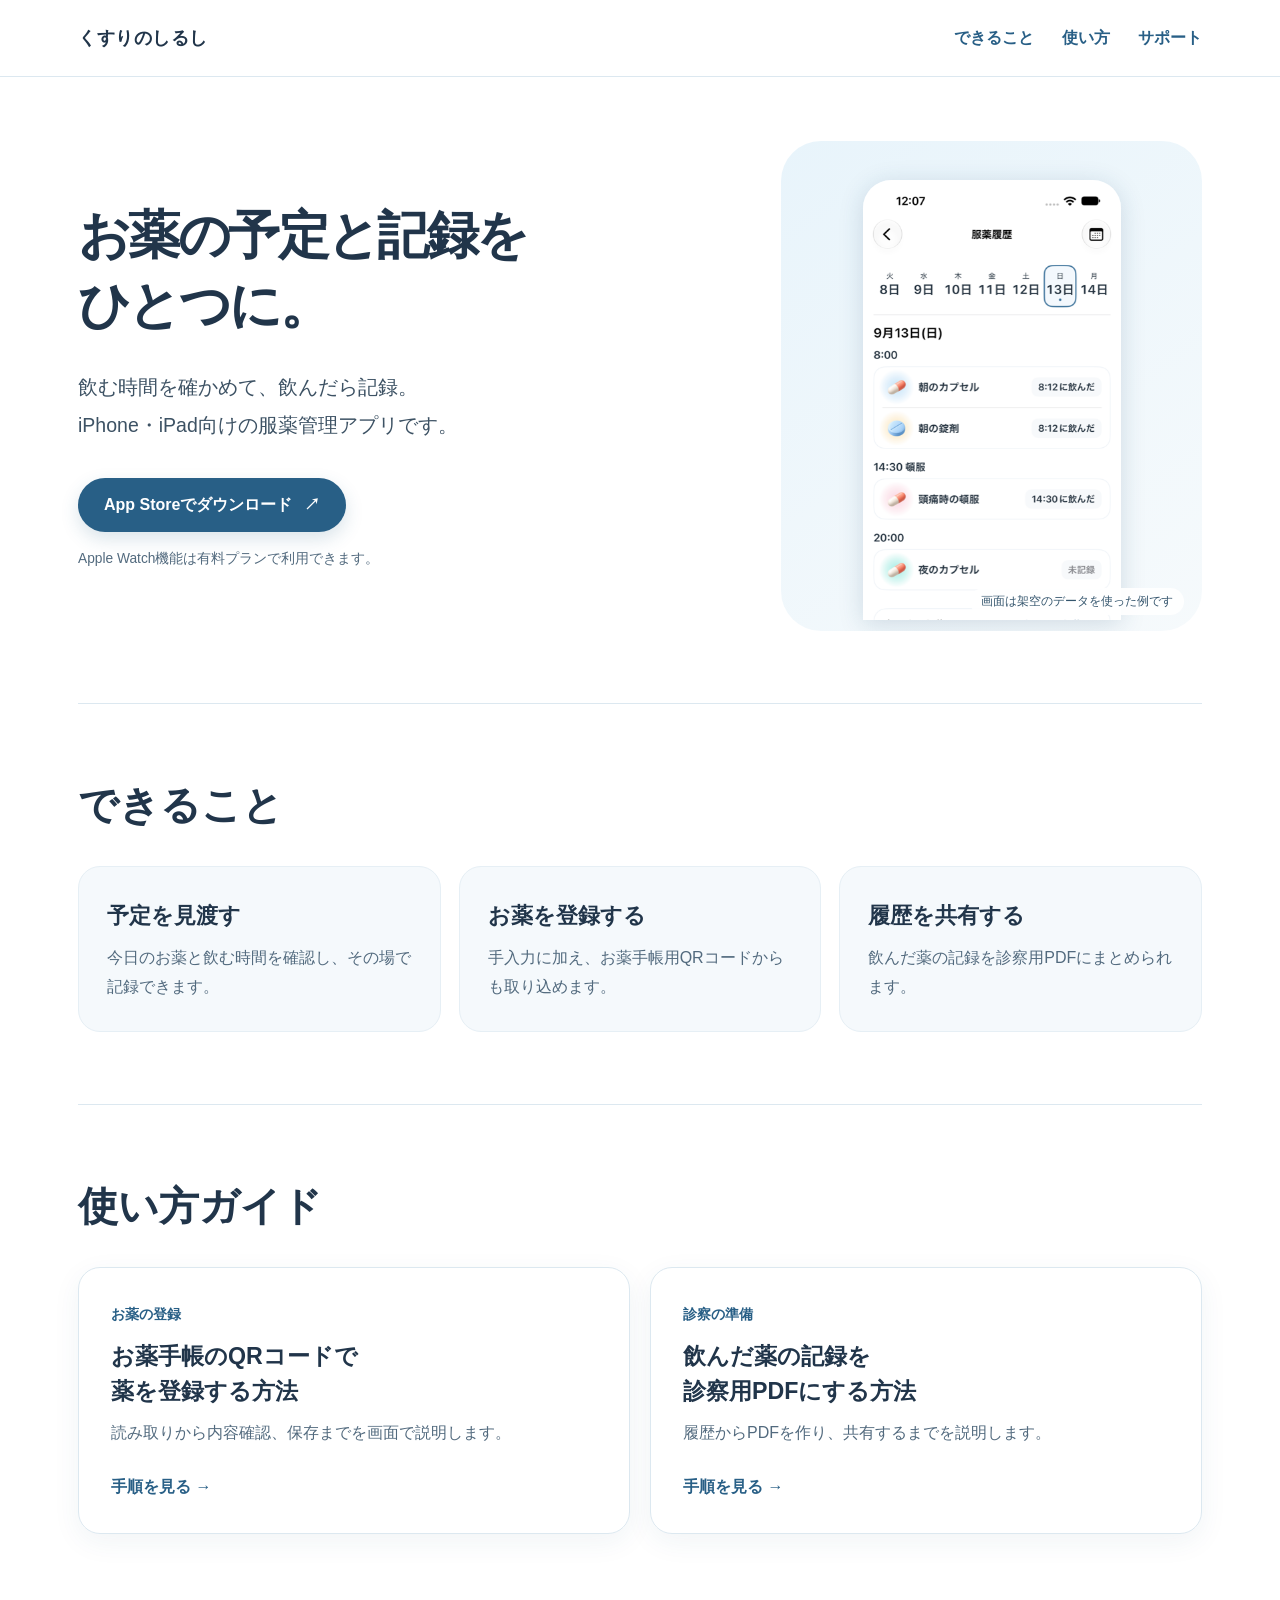
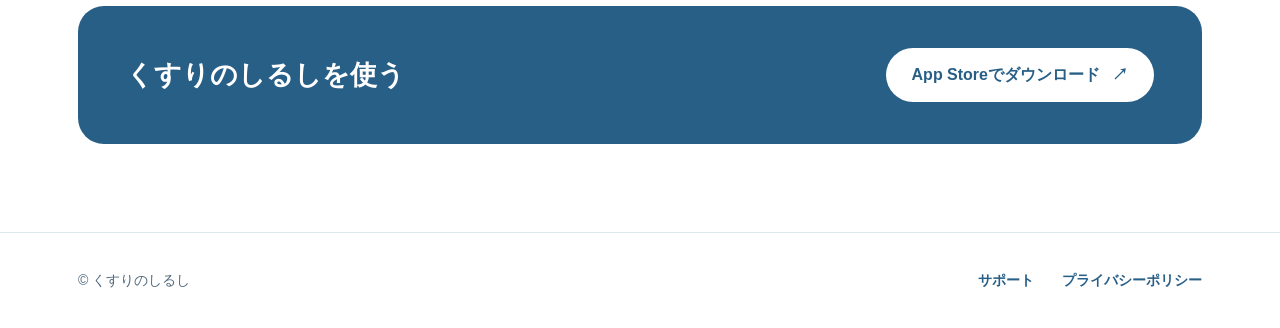
<file: index.html>
<!doctype html>
<html lang="ja">
<head>
  <meta charset="utf-8">
  <meta name="viewport" content="width=device-width, initial-scale=1">
  <meta name="robots" content="index,follow">
  <meta name="description" content="くすりのしるしは、服薬予定・飲んだ記録・残薬をまとめて管理できるiPhoneアプリ。お薬手帳のQRコードからの登録や、診察時に使える服薬記録PDFの共有にも対応。">
  <link rel="canonical" href="https://daikiumehara.github.io/kusuri-no-shirushi-support/">
  <link rel="stylesheet" href="style.css">
  <title>くすりのしるし | お薬の予定と記録を、ひとつに</title>
</head>
<body>
  <a class="skip-link" href="#content">本文へ移動</a>
  <header class="site-header"><div class="header-inner"><a class="brand" href="index.html" aria-current="page">くすりのしるし</a><nav aria-label="サイト内ナビゲーション"><a href="#features">できること</a><a href="#guides">使い方</a><a href="support.html">サポート</a></nav></div></header>
  <main id="content" class="wide-main">
    <section class="hero" aria-labelledby="hero-title">
      <div class="hero-copy"><h1 id="hero-title">お薬の予定と記録を<br>ひとつに。</h1><p class="lead">飲む時間を確かめて、飲んだら記録。<br>iPhone・iPad向けの服薬管理アプリです。</p><a class="button" href="https://apps.apple.com/jp/app/id6816327784?pt=123104295&amp;ct=official-website&amp;mt=8">App Storeでダウンロード <span aria-hidden="true">↗</span></a><p class="fine-print">Apple Watch機能は有料プランで利用できます。</p></div>
      <div class="hero-visual"><img src="assets/history.png" width="386" height="840" alt="くすりのしるしの服薬履歴画面。飲んだ時刻と薬ごとの記録を表示" fetchpriority="high"><span class="visual-caption">画面は架空のデータを使った例です</span></div>
    </section>
    <section id="features" class="section-block" aria-labelledby="features-title"><h2 id="features-title">できること</h2><div class="feature-grid"><article class="feature-card"><h3>予定を見渡す</h3><p>今日のお薬と飲む時間を確認し、その場で記録できます。</p></article><article class="feature-card"><h3>お薬を登録する</h3><p>手入力に加え、お薬手帳用QRコードからも取り込めます。</p></article><article class="feature-card"><h3>履歴を共有する</h3><p>飲んだ薬の記録を診察用PDFにまとめられます。</p></article></div></section>
    <section id="guides" class="section-block" aria-labelledby="guides-title"><h2 id="guides-title">使い方ガイド</h2><div class="guide-grid"><a class="guide-card" href="qr-medication-registration.html"><span class="guide-type">お薬の登録</span><h3>お薬手帳のQRコードで<br>薬を登録する方法</h3><p>読み取りから内容確認、保存までを画面で説明します。</p><span class="text-link">手順を見る <span aria-hidden="true">→</span></span></a><a class="guide-card" href="medication-record-pdf.html"><span class="guide-type">診察の準備</span><h3>飲んだ薬の記録を<br>診察用PDFにする方法</h3><p>履歴からPDFを作り、共有するまでを説明します。</p><span class="text-link">手順を見る <span aria-hidden="true">→</span></span></a></div></section>
    <section class="closing-cta"><h2>くすりのしるしを使う</h2><a class="button button-light" href="https://apps.apple.com/jp/app/id6816327784?pt=123104295&amp;ct=official-website&amp;mt=8">App Storeでダウンロード <span aria-hidden="true">↗</span></a></section>
  </main>
  <footer class="site-footer"><div class="footer-inner"><span>© くすりのしるし</span><nav aria-label="フッターナビゲーション"><a href="support.html">サポート</a><a href="privacy.html">プライバシーポリシー</a></nav></div></footer>
</body>
</html>
</file>
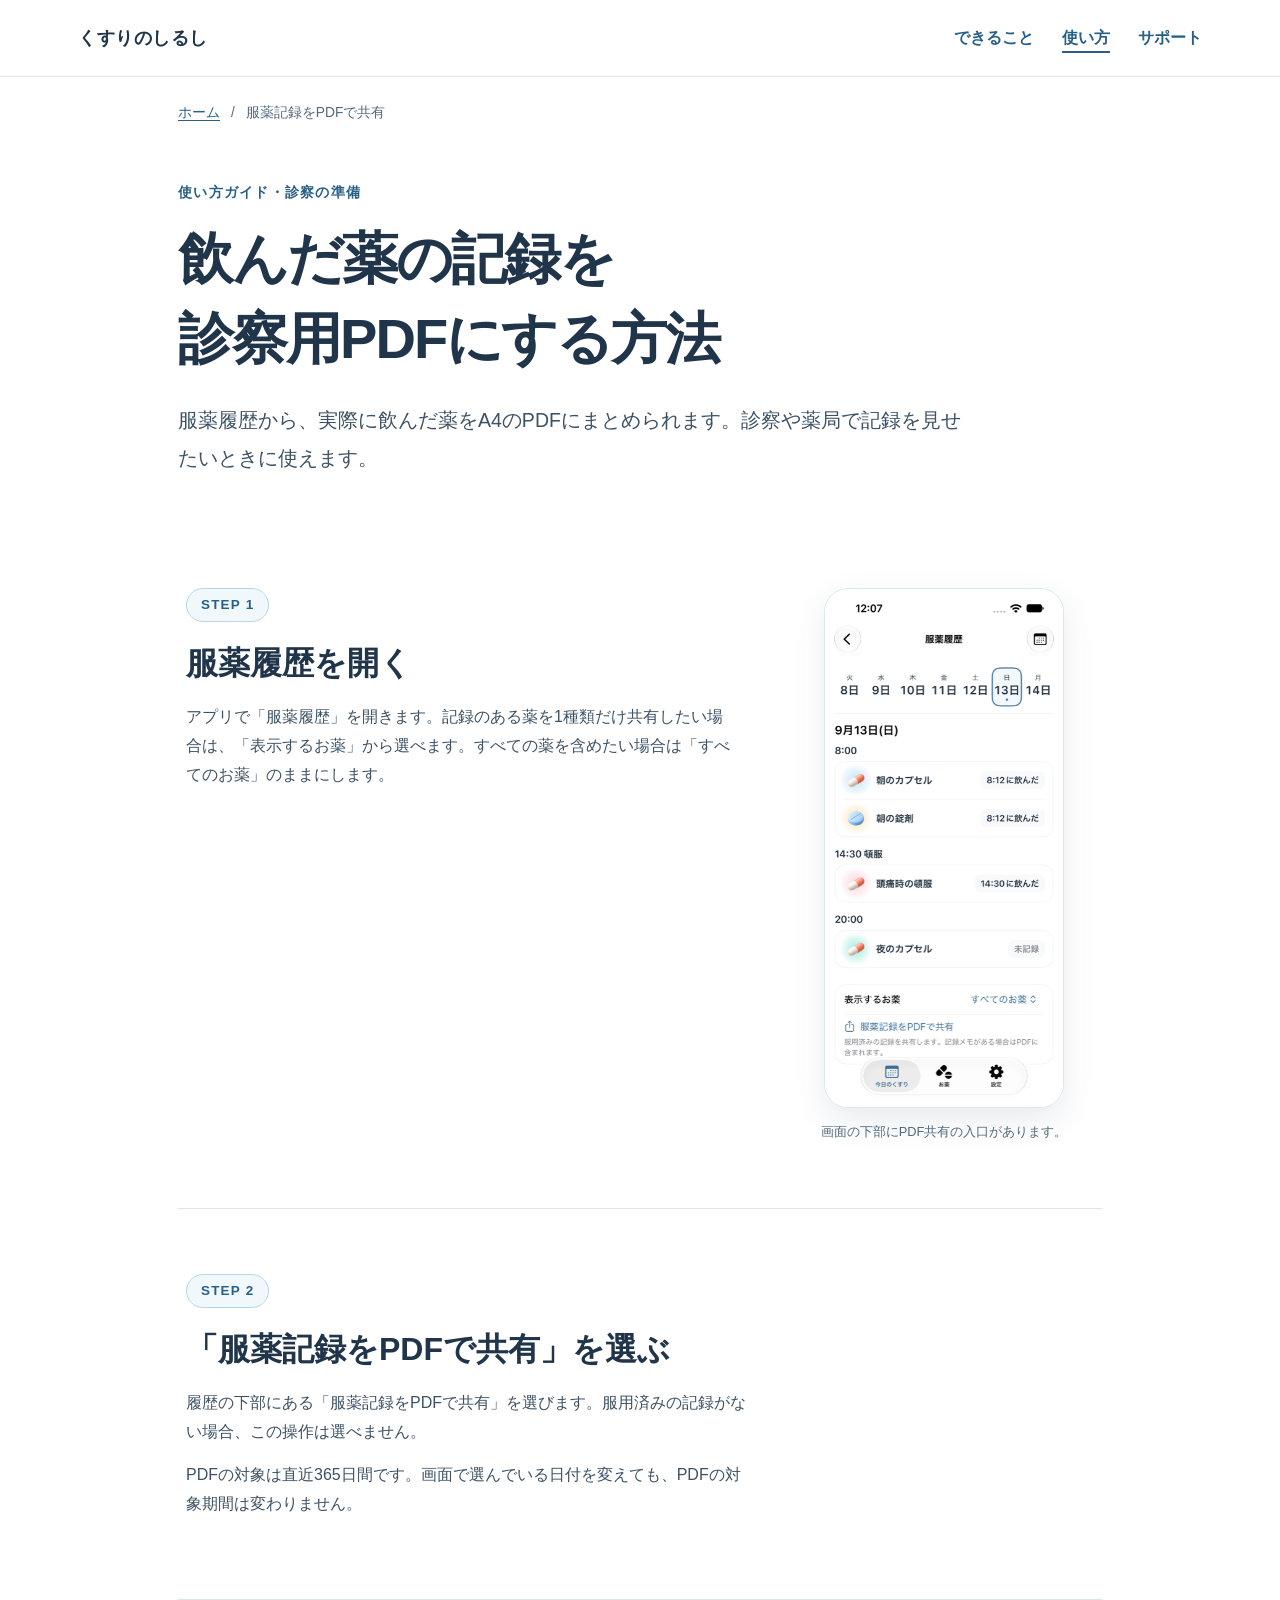
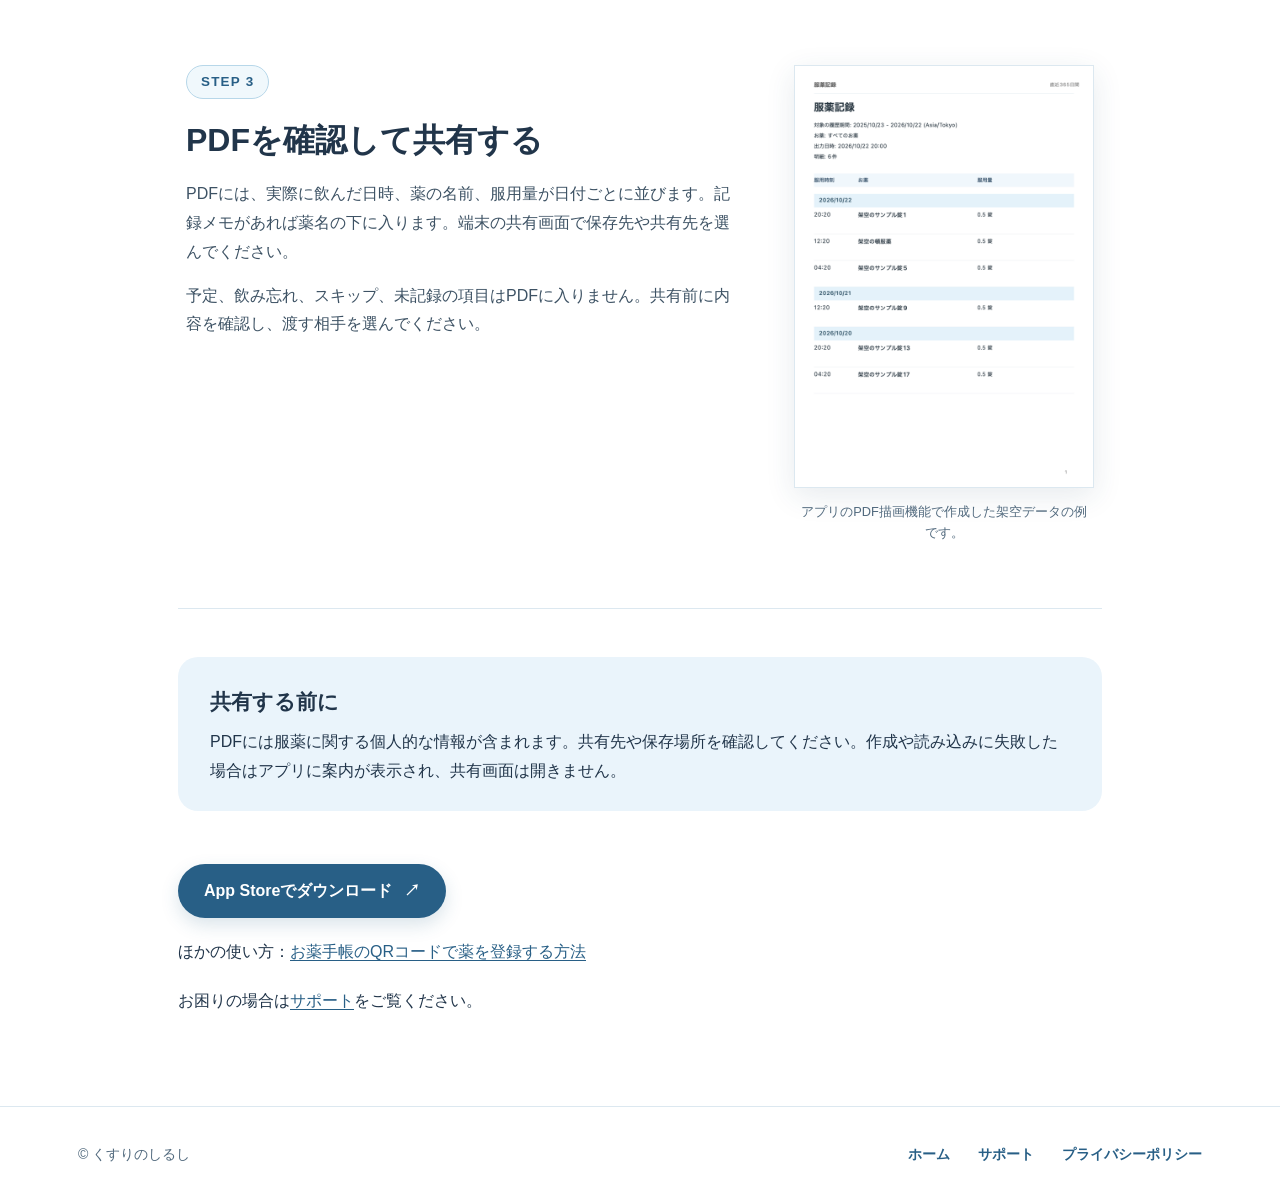
<file: medication-record-pdf.html>
<!doctype html>
<html lang="ja">
<head>
  <meta charset="utf-8">
  <meta name="viewport" content="width=device-width, initial-scale=1">
  <meta name="robots" content="index,follow">
  <meta name="description" content="くすりのしるしで飲んだ薬の記録を診察用PDFにする方法。服薬履歴からPDFを作り、医師や薬剤師に共有するまでを実際の画面で説明します。">
  <link rel="canonical" href="https://daikiumehara.github.io/kusuri-no-shirushi-support/medication-record-pdf.html">
  <link rel="stylesheet" href="style.css">
  <title>飲んだ薬の記録を診察用PDFにする方法 | くすりのしるし</title>
</head>
<body>
  <a class="skip-link" href="#content">本文へ移動</a>
  <header class="site-header"><div class="header-inner"><a class="brand" href="index.html">くすりのしるし</a><nav aria-label="サイト内ナビゲーション"><a href="index.html#features">できること</a><a href="index.html#guides" aria-current="page">使い方</a><a href="support.html">サポート</a></nav></div></header>
  <main id="content" class="article-main">
    <nav class="breadcrumb" aria-label="現在の位置"><a href="index.html">ホーム</a><span aria-hidden="true">/</span><span>服薬記録をPDFで共有</span></nav>
    <header class="article-header"><p class="eyebrow">使い方ガイド・診察の準備</p><h1>飲んだ薬の記録を<br>診察用PDFにする方法</h1><p class="lead">服薬履歴から、実際に飲んだ薬をA4のPDFにまとめられます。診察や薬局で記録を見せたいときに使えます。</p></header>
    <section class="step" aria-labelledby="pdf-step1"><div class="step-copy"><span class="step-label">STEP 1</span><h2 id="pdf-step1">服薬履歴を開く</h2><p>アプリで「服薬履歴」を開きます。記録のある薬を1種類だけ共有したい場合は、「表示するお薬」から選べます。すべての薬を含めたい場合は「すべてのお薬」のままにします。</p></div><figure class="phone-shot"><img src="assets/history.png" width="386" height="840" alt="服薬履歴画面。飲んだ記録、薬の絞り込み、PDF共有ボタンを表示" loading="lazy"><figcaption>画面の下部にPDF共有の入口があります。</figcaption></figure></section>
    <section class="step text-only" aria-labelledby="pdf-step2"><div class="step-copy"><span class="step-label">STEP 2</span><h2 id="pdf-step2">「服薬記録をPDFで共有」を選ぶ</h2><p>履歴の下部にある「服薬記録をPDFで共有」を選びます。服用済みの記録がない場合、この操作は選べません。</p><p>PDFの対象は直近365日間です。画面で選んでいる日付を変えても、PDFの対象期間は変わりません。</p></div></section>
    <section class="step" aria-labelledby="pdf-step3"><div class="step-copy"><span class="step-label">STEP 3</span><h2 id="pdf-step3">PDFを確認して共有する</h2><p>PDFには、実際に飲んだ日時、薬の名前、服用量が日付ごとに並びます。記録メモがあれば薬名の下に入ります。端末の共有画面で保存先や共有先を選んでください。</p><p>予定、飲み忘れ、スキップ、未記録の項目はPDFに入りません。共有前に内容を確認し、渡す相手を選んでください。</p></div><figure class="report-shot"><img src="assets/report.png" width="707" height="1000" alt="服薬記録PDFの出力例。対象期間と、飲んだ日ごとの服用時刻・お薬・服用量を表示" loading="lazy"><figcaption>アプリのPDF描画機能で作成した架空データの例です。</figcaption></figure></section>
    <aside class="article-help"><h2>共有する前に</h2><p>PDFには服薬に関する個人的な情報が含まれます。共有先や保存場所を確認してください。作成や読み込みに失敗した場合はアプリに案内が表示され、共有画面は開きません。</p></aside>
    <div class="article-end"><a class="button" href="https://apps.apple.com/jp/app/id6816327784?pt=123104295&amp;ct=official-website&amp;mt=8">App Storeでダウンロード <span aria-hidden="true">↗</span></a><p>ほかの使い方：<a href="qr-medication-registration.html">お薬手帳のQRコードで薬を登録する方法</a></p><p>お困りの場合は<a href="support.html">サポート</a>をご覧ください。</p></div>
  </main>
  <footer class="site-footer"><div class="footer-inner"><span>© くすりのしるし</span><nav aria-label="フッターナビゲーション"><a href="index.html">ホーム</a><a href="support.html">サポート</a><a href="privacy.html">プライバシーポリシー</a></nav></div></footer>
</body>
</html>
</file>
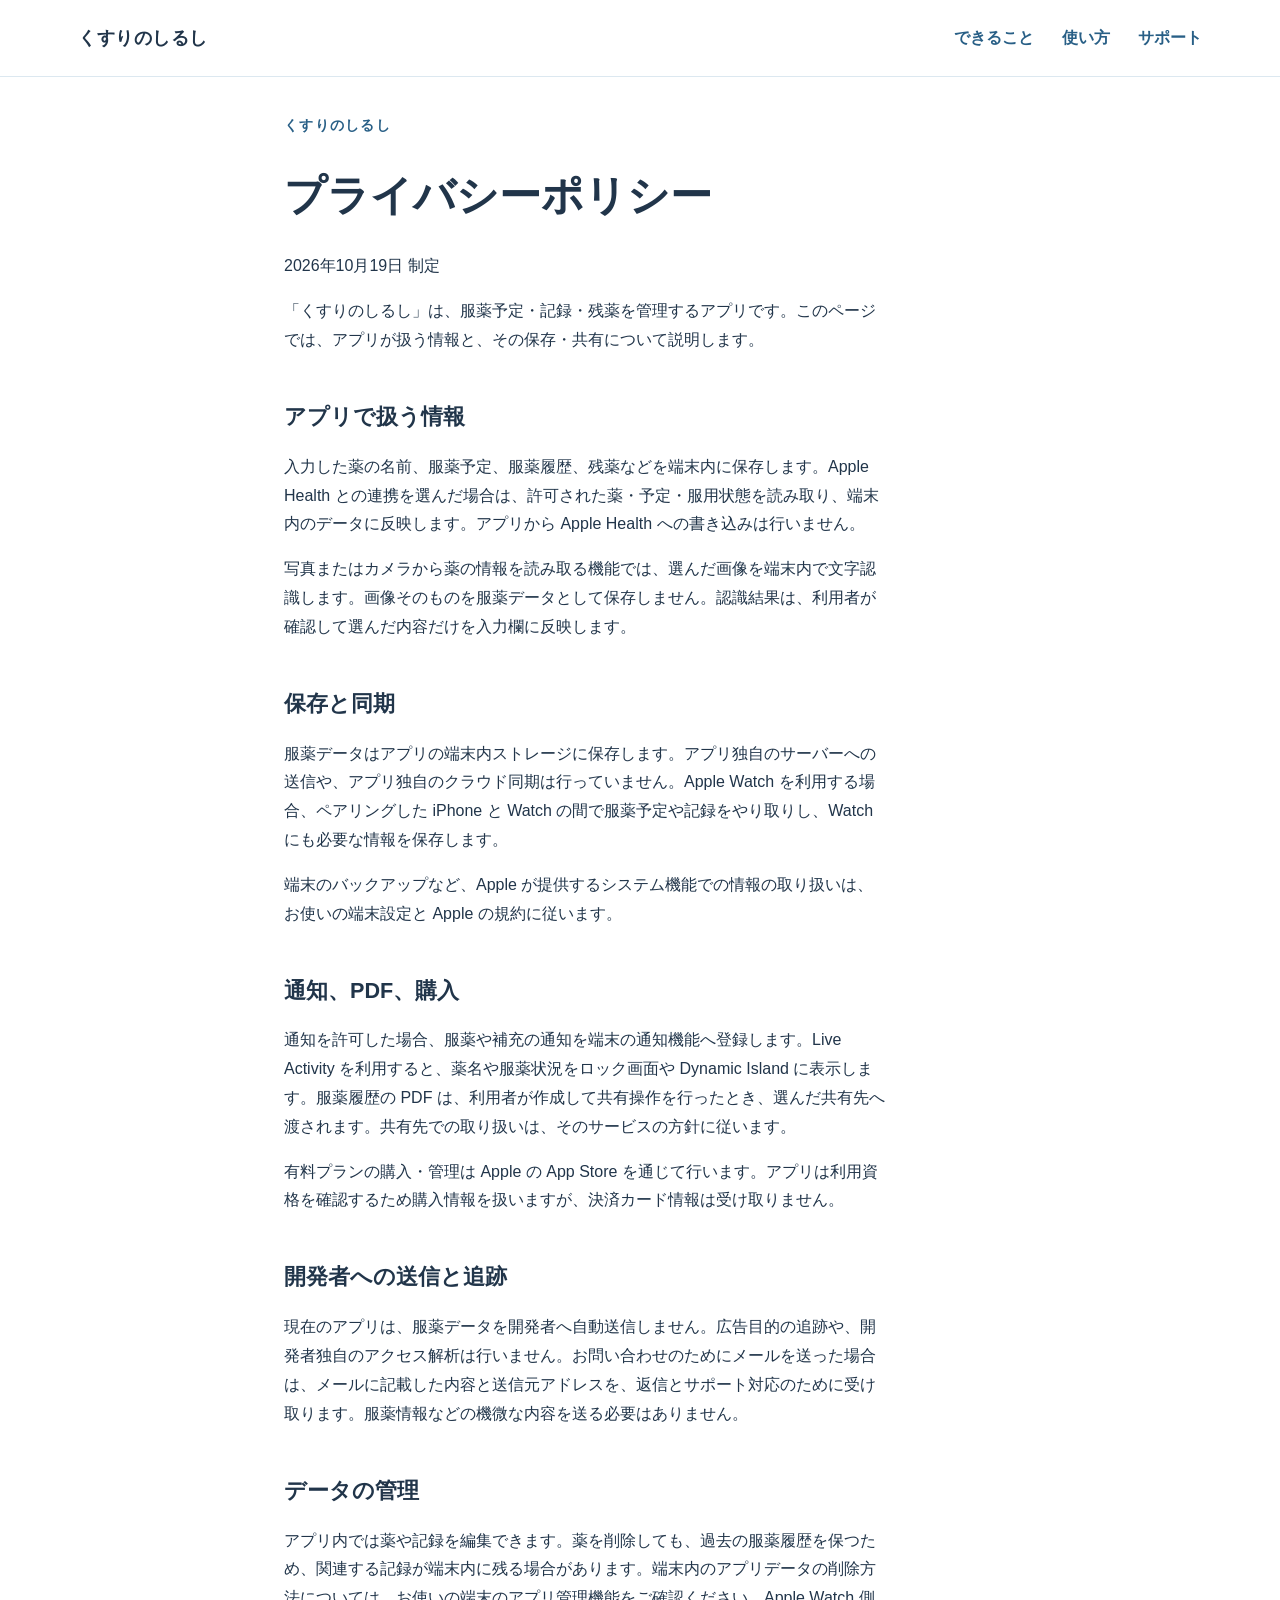
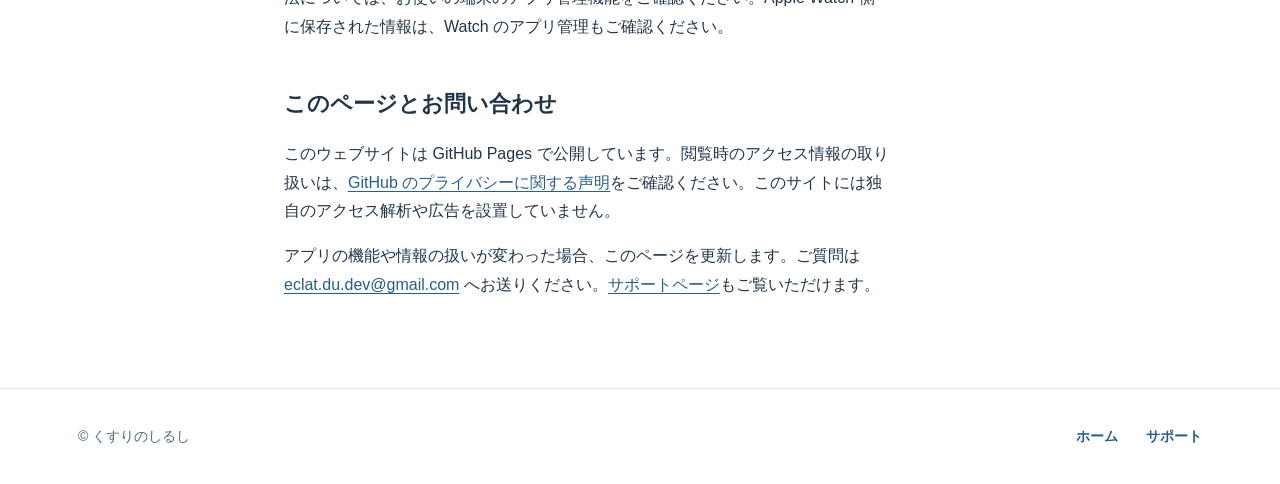
<file: privacy.html>
<!doctype html>
<html lang="ja">
<head>
  <meta charset="utf-8">
  <meta name="viewport" content="width=device-width, initial-scale=1">
  <meta name="robots" content="index,follow">
  <title>プライバシーポリシー | くすりのしるし</title>
  <link rel="stylesheet" href="style.css">
</head>
<body>
  <a class="skip-link" href="#content">本文へ移動</a>
  <header class="site-header"><div class="header-inner"><a class="brand" href="index.html">くすりのしるし</a><nav aria-label="サイト内ナビゲーション"><a href="index.html#features">できること</a><a href="index.html#guides">使い方</a><a href="support.html">サポート</a></nav></div></header>
  <main id="content">
    <p class="eyebrow">くすりのしるし</p>
    <h1>プライバシーポリシー</h1>
    <p><time datetime="2026-10-19">2026年10月19日</time> 制定</p>
    <p>「くすりのしるし」は、服薬予定・記録・残薬を管理するアプリです。このページでは、アプリが扱う情報と、その保存・共有について説明します。</p>

    <h2>アプリで扱う情報</h2>
    <p>入力した薬の名前、服薬予定、服薬履歴、残薬などを端末内に保存します。Apple Health との連携を選んだ場合は、許可された薬・予定・服用状態を読み取り、端末内のデータに反映します。アプリから Apple Health への書き込みは行いません。</p>
    <p>写真またはカメラから薬の情報を読み取る機能では、選んだ画像を端末内で文字認識します。画像そのものを服薬データとして保存しません。認識結果は、利用者が確認して選んだ内容だけを入力欄に反映します。</p>

    <h2>保存と同期</h2>
    <p>服薬データはアプリの端末内ストレージに保存します。アプリ独自のサーバーへの送信や、アプリ独自のクラウド同期は行っていません。Apple Watch を利用する場合、ペアリングした iPhone と Watch の間で服薬予定や記録をやり取りし、Watch にも必要な情報を保存します。</p>
    <p>端末のバックアップなど、Apple が提供するシステム機能での情報の取り扱いは、お使いの端末設定と Apple の規約に従います。</p>

    <h2>通知、PDF、購入</h2>
    <p>通知を許可した場合、服薬や補充の通知を端末の通知機能へ登録します。Live Activity を利用すると、薬名や服薬状況をロック画面や Dynamic Island に表示します。服薬履歴の PDF は、利用者が作成して共有操作を行ったとき、選んだ共有先へ渡されます。共有先での取り扱いは、そのサービスの方針に従います。</p>
    <p>有料プランの購入・管理は Apple の App Store を通じて行います。アプリは利用資格を確認するため購入情報を扱いますが、決済カード情報は受け取りません。</p>

    <h2>開発者への送信と追跡</h2>
    <p>現在のアプリは、服薬データを開発者へ自動送信しません。広告目的の追跡や、開発者独自のアクセス解析は行いません。お問い合わせのためにメールを送った場合は、メールに記載した内容と送信元アドレスを、返信とサポート対応のために受け取ります。服薬情報などの機微な内容を送る必要はありません。</p>

    <h2>データの管理</h2>
    <p>アプリ内では薬や記録を編集できます。薬を削除しても、過去の服薬履歴を保つため、関連する記録が端末内に残る場合があります。端末内のアプリデータの削除方法については、お使いの端末のアプリ管理機能をご確認ください。Apple Watch 側に保存された情報は、Watch のアプリ管理もご確認ください。</p>

    <h2>このページとお問い合わせ</h2>
    <p>このウェブサイトは GitHub Pages で公開しています。閲覧時のアクセス情報の取り扱いは、<a href="https://docs.github.com/ja/site-policy/privacy-policies/github-general-privacy-statement">GitHub のプライバシーに関する声明</a>をご確認ください。このサイトには独自のアクセス解析や広告を設置していません。</p>
    <p>アプリの機能や情報の扱いが変わった場合、このページを更新します。ご質問は <a href="mailto:eclat.du.dev@gmail.com">eclat.du.dev@gmail.com</a> へお送りください。<a href="support.html">サポートページ</a>もご覧いただけます。</p>
  </main>
  <footer class="site-footer"><div class="footer-inner"><span>© くすりのしるし</span><nav aria-label="フッターナビゲーション"><a href="index.html">ホーム</a><a href="support.html">サポート</a></nav></div></footer>
</body>
</html>
</file>
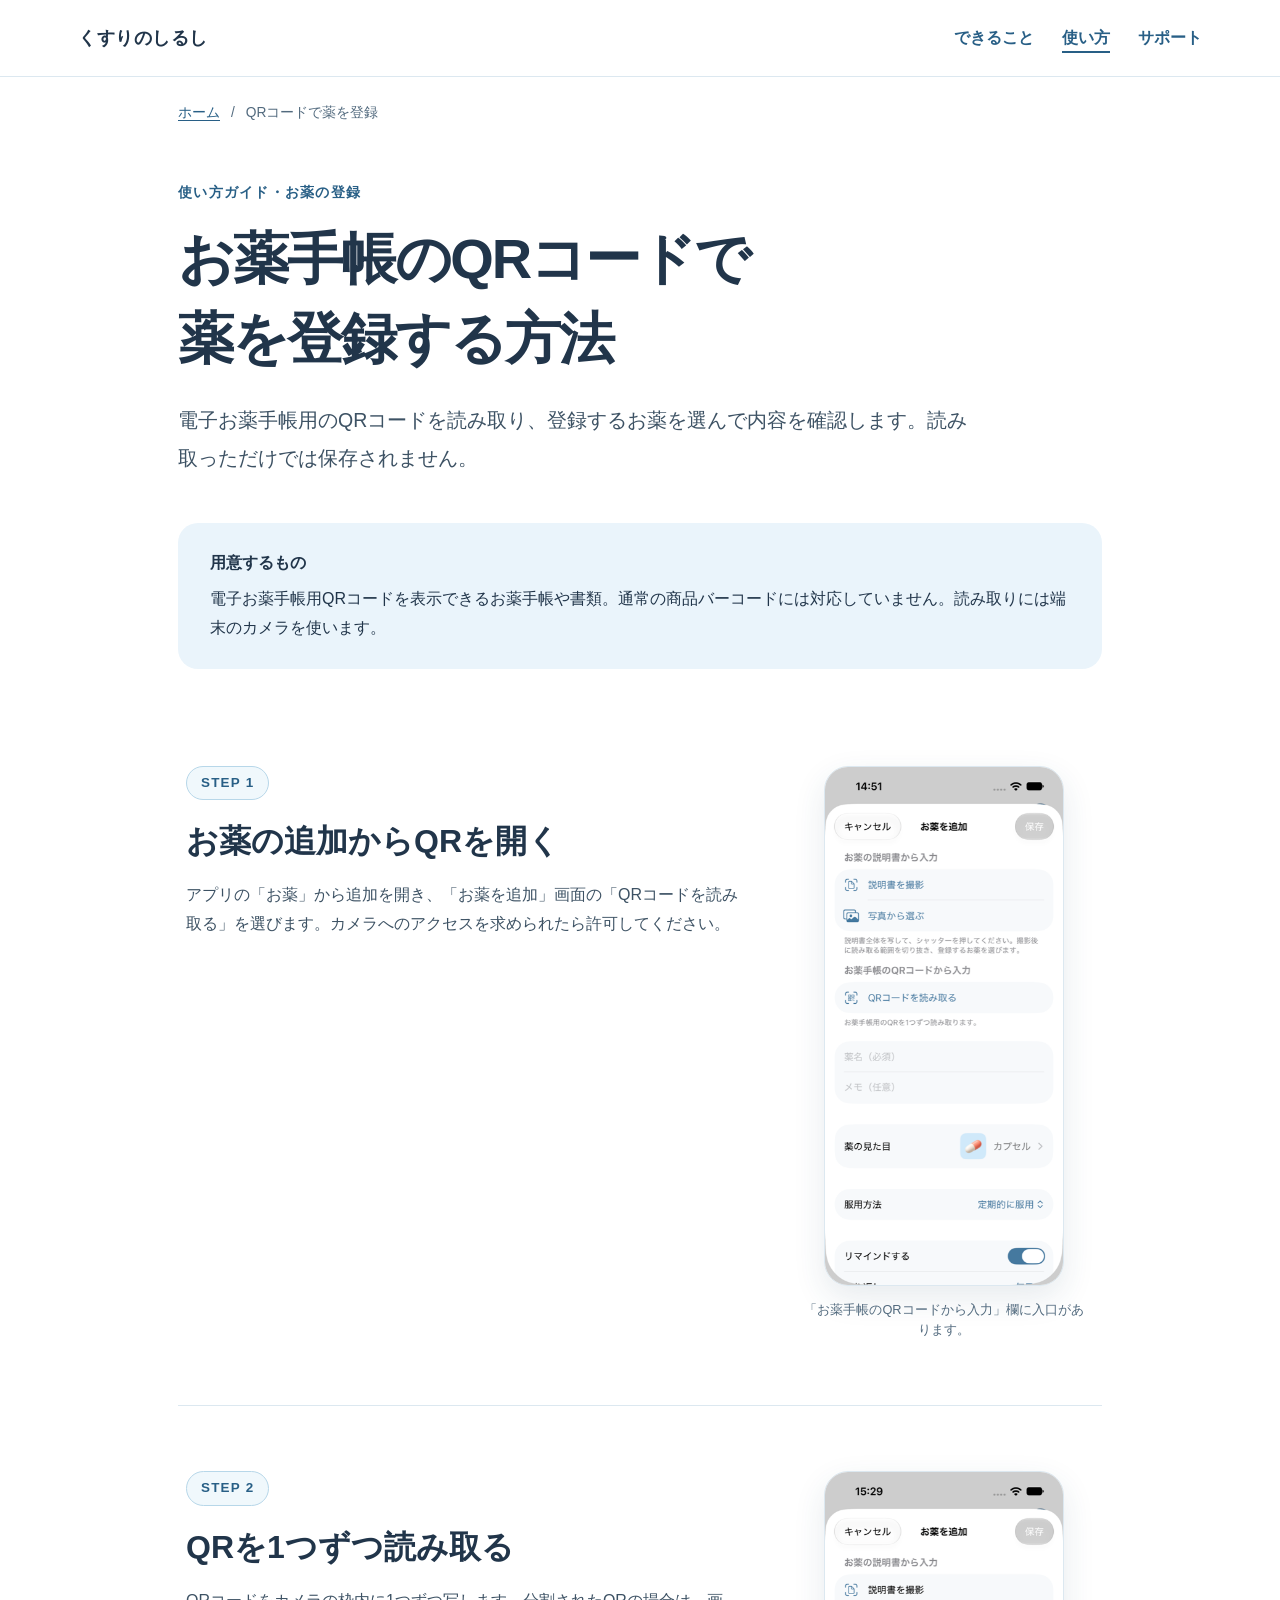
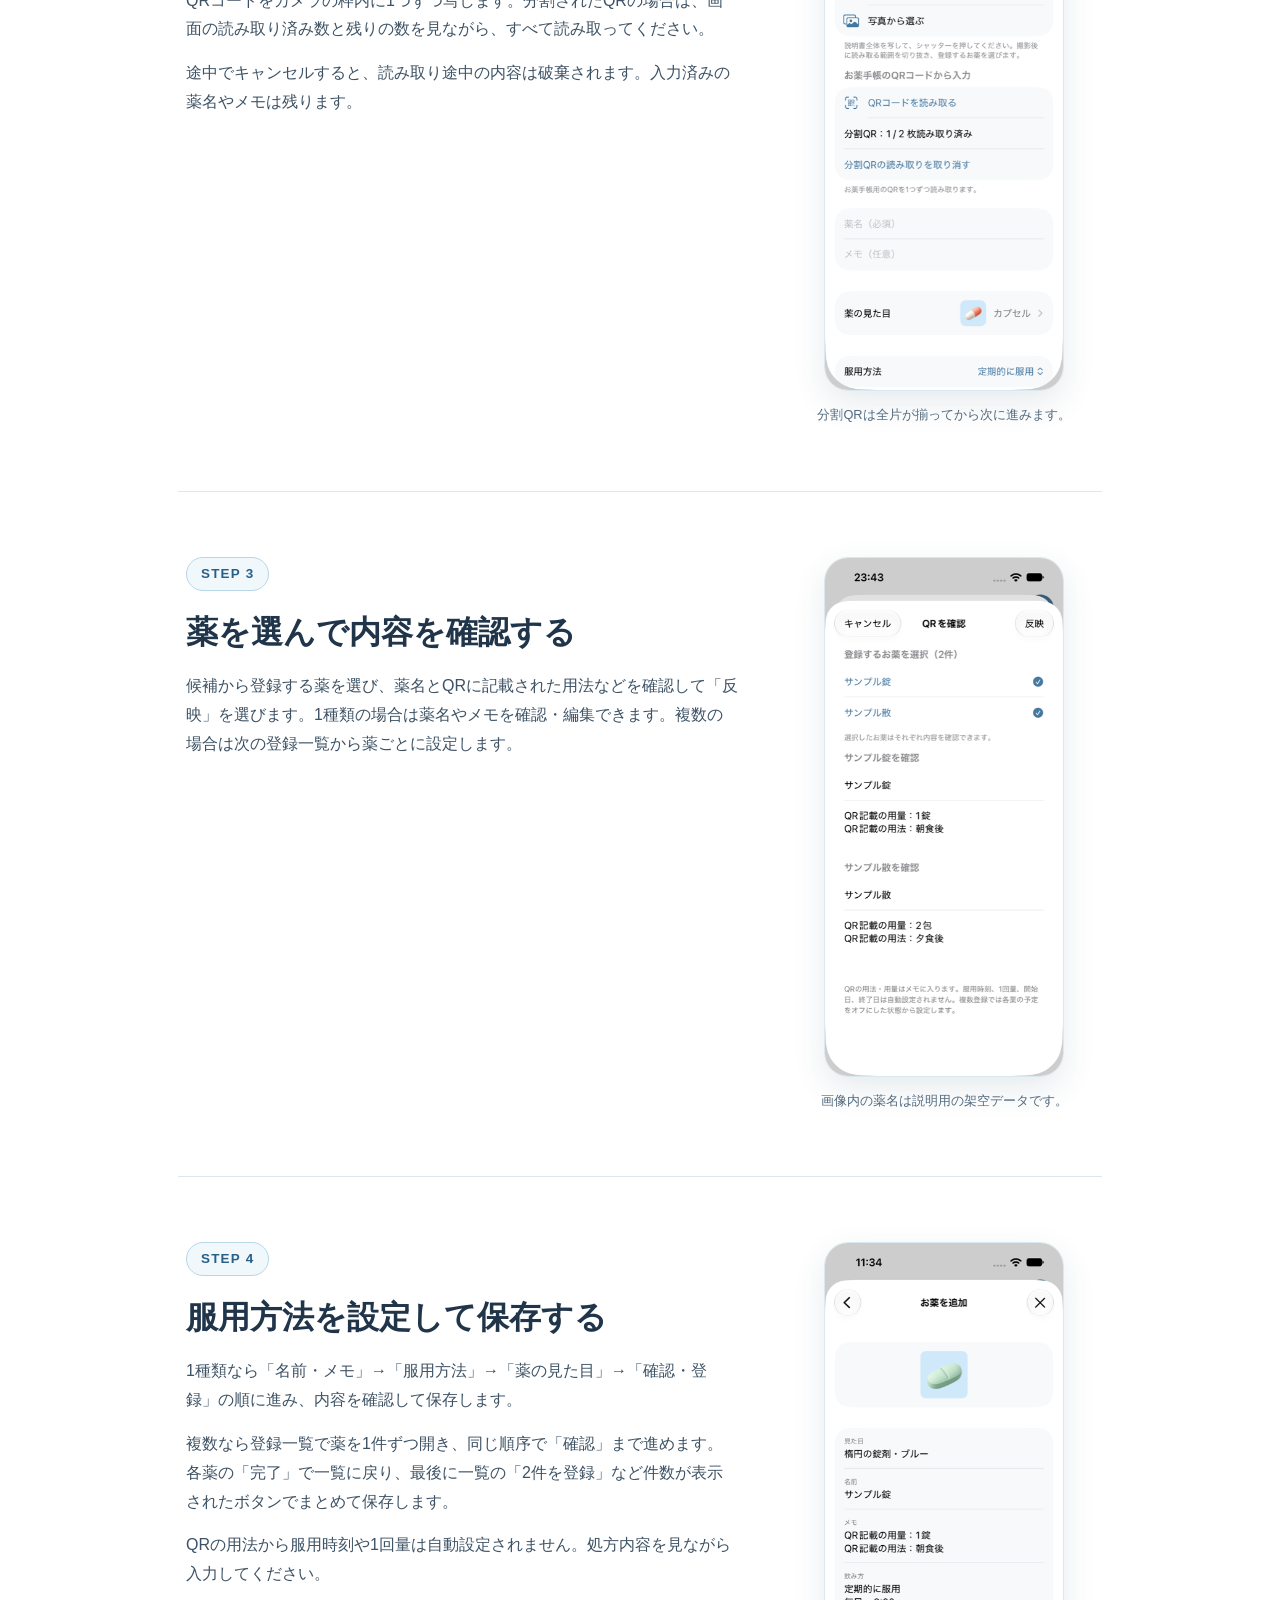
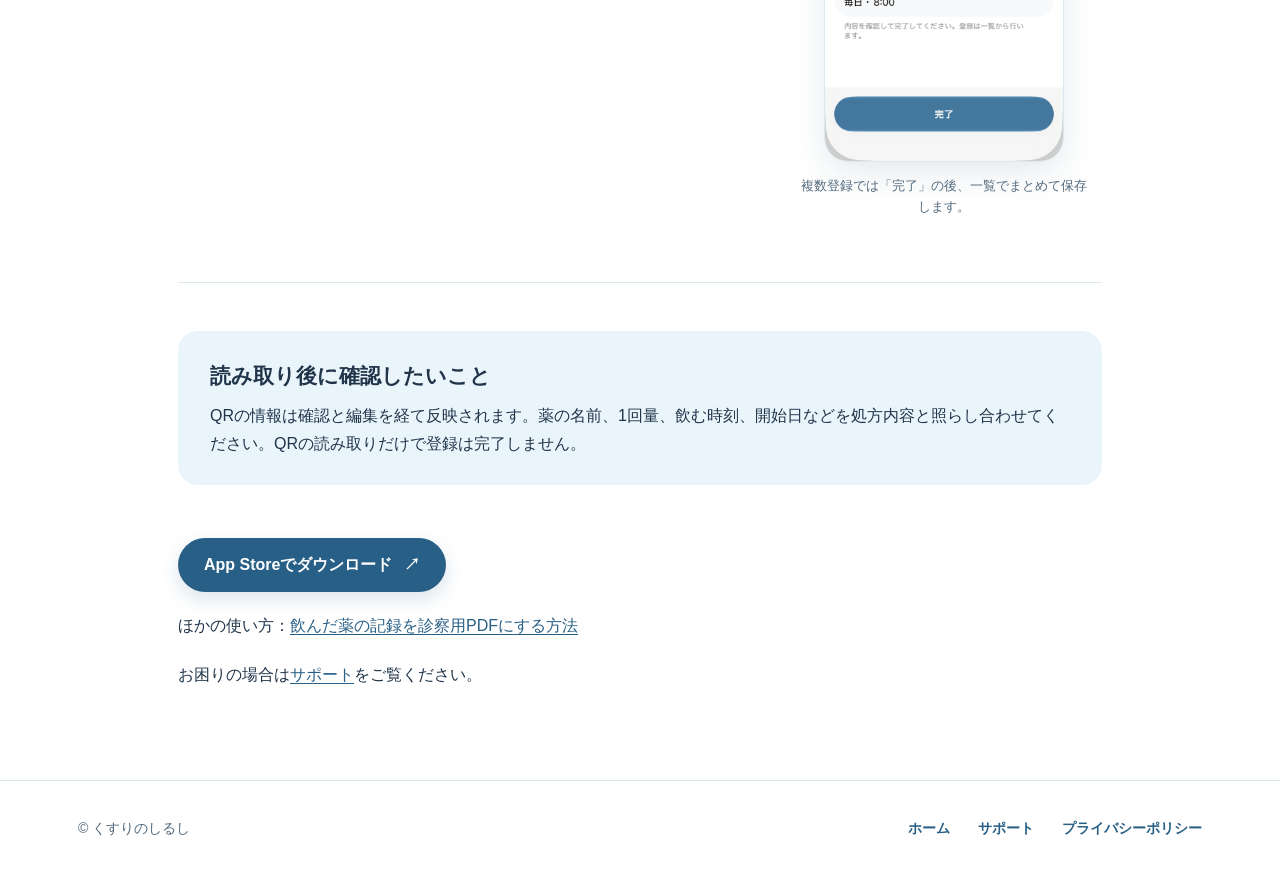
<file: qr-medication-registration.html>
<!doctype html>
<html lang="ja">
<head>
  <meta charset="utf-8">
  <meta name="viewport" content="width=device-width, initial-scale=1">
  <meta name="robots" content="index,follow">
  <meta name="description" content="くすりのしるしで電子お薬手帳用QRコードから薬を登録する手順。QRを1つずつ読み取り、薬名や用法を確認して保存するまでを実際のアプリ画面で紹介します。">
  <link rel="canonical" href="https://daikiumehara.github.io/kusuri-no-shirushi-support/qr-medication-registration.html">
  <link rel="stylesheet" href="style.css">
  <title>お薬手帳のQRコードで薬を登録する方法 | くすりのしるし</title>
</head>
<body>
  <a class="skip-link" href="#content">本文へ移動</a>
  <header class="site-header"><div class="header-inner"><a class="brand" href="index.html">くすりのしるし</a><nav aria-label="サイト内ナビゲーション"><a href="index.html#features">できること</a><a href="index.html#guides" aria-current="page">使い方</a><a href="support.html">サポート</a></nav></div></header>
  <main id="content" class="article-main">
    <nav class="breadcrumb" aria-label="現在の位置"><a href="index.html">ホーム</a><span aria-hidden="true">/</span><span>QRコードで薬を登録</span></nav>
    <header class="article-header"><p class="eyebrow">使い方ガイド・お薬の登録</p><h1>お薬手帳のQRコードで<br>薬を登録する方法</h1><p class="lead">電子お薬手帳用のQRコードを読み取り、登録するお薬を選んで内容を確認します。読み取っただけでは保存されません。</p></header>
    <div class="article-note"><strong>用意するもの</strong><p>電子お薬手帳用QRコードを表示できるお薬手帳や書類。通常の商品バーコードには対応していません。読み取りには端末のカメラを使います。</p></div>
    <section class="step" aria-labelledby="step1"><div class="step-copy"><span class="step-label">STEP 1</span><h2 id="step1">お薬の追加からQRを開く</h2><p>アプリの「お薬」から追加を開き、「お薬を追加」画面の「QRコードを読み取る」を選びます。カメラへのアクセスを求められたら許可してください。</p></div><figure class="phone-shot"><img src="assets/qr-entry.png" width="386" height="840" alt="お薬を追加画面で「QRコードを読み取る」を選べる場所" loading="lazy"><figcaption>「お薬手帳のQRコードから入力」欄に入口があります。</figcaption></figure></section>
    <section class="step" aria-labelledby="step2"><div class="step-copy"><span class="step-label">STEP 2</span><h2 id="step2">QRを1つずつ読み取る</h2><p>QRコードをカメラの枠内に1つずつ写します。分割されたQRの場合は、画面の読み取り済み数と残りの数を見ながら、すべて読み取ってください。</p><p>途中でキャンセルすると、読み取り途中の内容は破棄されます。入力済みの薬名やメモは残ります。</p></div><figure class="phone-shot"><img src="assets/qr-split-progress.png" width="386" height="840" alt="分割QRの読み取り画面。読み取り済み数と残りの数を表示" loading="lazy"><figcaption>分割QRは全片が揃ってから次に進みます。</figcaption></figure></section>
    <section class="step" aria-labelledby="step3"><div class="step-copy"><span class="step-label">STEP 3</span><h2 id="step3">薬を選んで内容を確認する</h2><p>候補から登録する薬を選び、薬名とQRに記載された用法などを確認して「反映」を選びます。1種類の場合は薬名やメモを確認・編集できます。複数の場合は次の登録一覧から薬ごとに設定します。</p></div><figure class="phone-shot"><img src="assets/qr-review.png" width="386" height="840" alt="QRを確認画面。2種類の薬を選び、それぞれの用法メモを確かめる" loading="lazy"><figcaption>画像内の薬名は説明用の架空データです。</figcaption></figure></section>
    <section class="step" aria-labelledby="step4"><div class="step-copy"><span class="step-label">STEP 4</span><h2 id="step4">服用方法を設定して保存する</h2><p>1種類なら「名前・メモ」→「服用方法」→「薬の見た目」→「確認・登録」の順に進み、内容を確認して保存します。</p><p>複数なら登録一覧で薬を1件ずつ開き、同じ順序で「確認」まで進めます。各薬の「完了」で一覧に戻り、最後に一覧の「2件を登録」など件数が表示されたボタンでまとめて保存します。</p><p>QRの用法から服用時刻や1回量は自動設定されません。処方内容を見ながら入力してください。</p></div><figure class="phone-shot"><img src="assets/qr-final-review.png" width="386" height="840" alt="QR複数登録の個別確認画面。薬名と服用方法を確認して完了を選べる" loading="lazy"><figcaption>複数登録では「完了」の後、一覧でまとめて保存します。</figcaption></figure></section>
    <aside class="article-help"><h2>読み取り後に確認したいこと</h2><p>QRの情報は確認と編集を経て反映されます。薬の名前、1回量、飲む時刻、開始日などを処方内容と照らし合わせてください。QRの読み取りだけで登録は完了しません。</p></aside>
    <div class="article-end"><a class="button" href="https://apps.apple.com/jp/app/id6816327784?pt=123104295&amp;ct=official-website&amp;mt=8">App Storeでダウンロード <span aria-hidden="true">↗</span></a><p>ほかの使い方：<a href="medication-record-pdf.html">飲んだ薬の記録を診察用PDFにする方法</a></p><p>お困りの場合は<a href="support.html">サポート</a>をご覧ください。</p></div>
  </main>
  <footer class="site-footer"><div class="footer-inner"><span>© くすりのしるし</span><nav aria-label="フッターナビゲーション"><a href="index.html">ホーム</a><a href="support.html">サポート</a><a href="privacy.html">プライバシーポリシー</a></nav></div></footer>
</body>
</html>
</file>
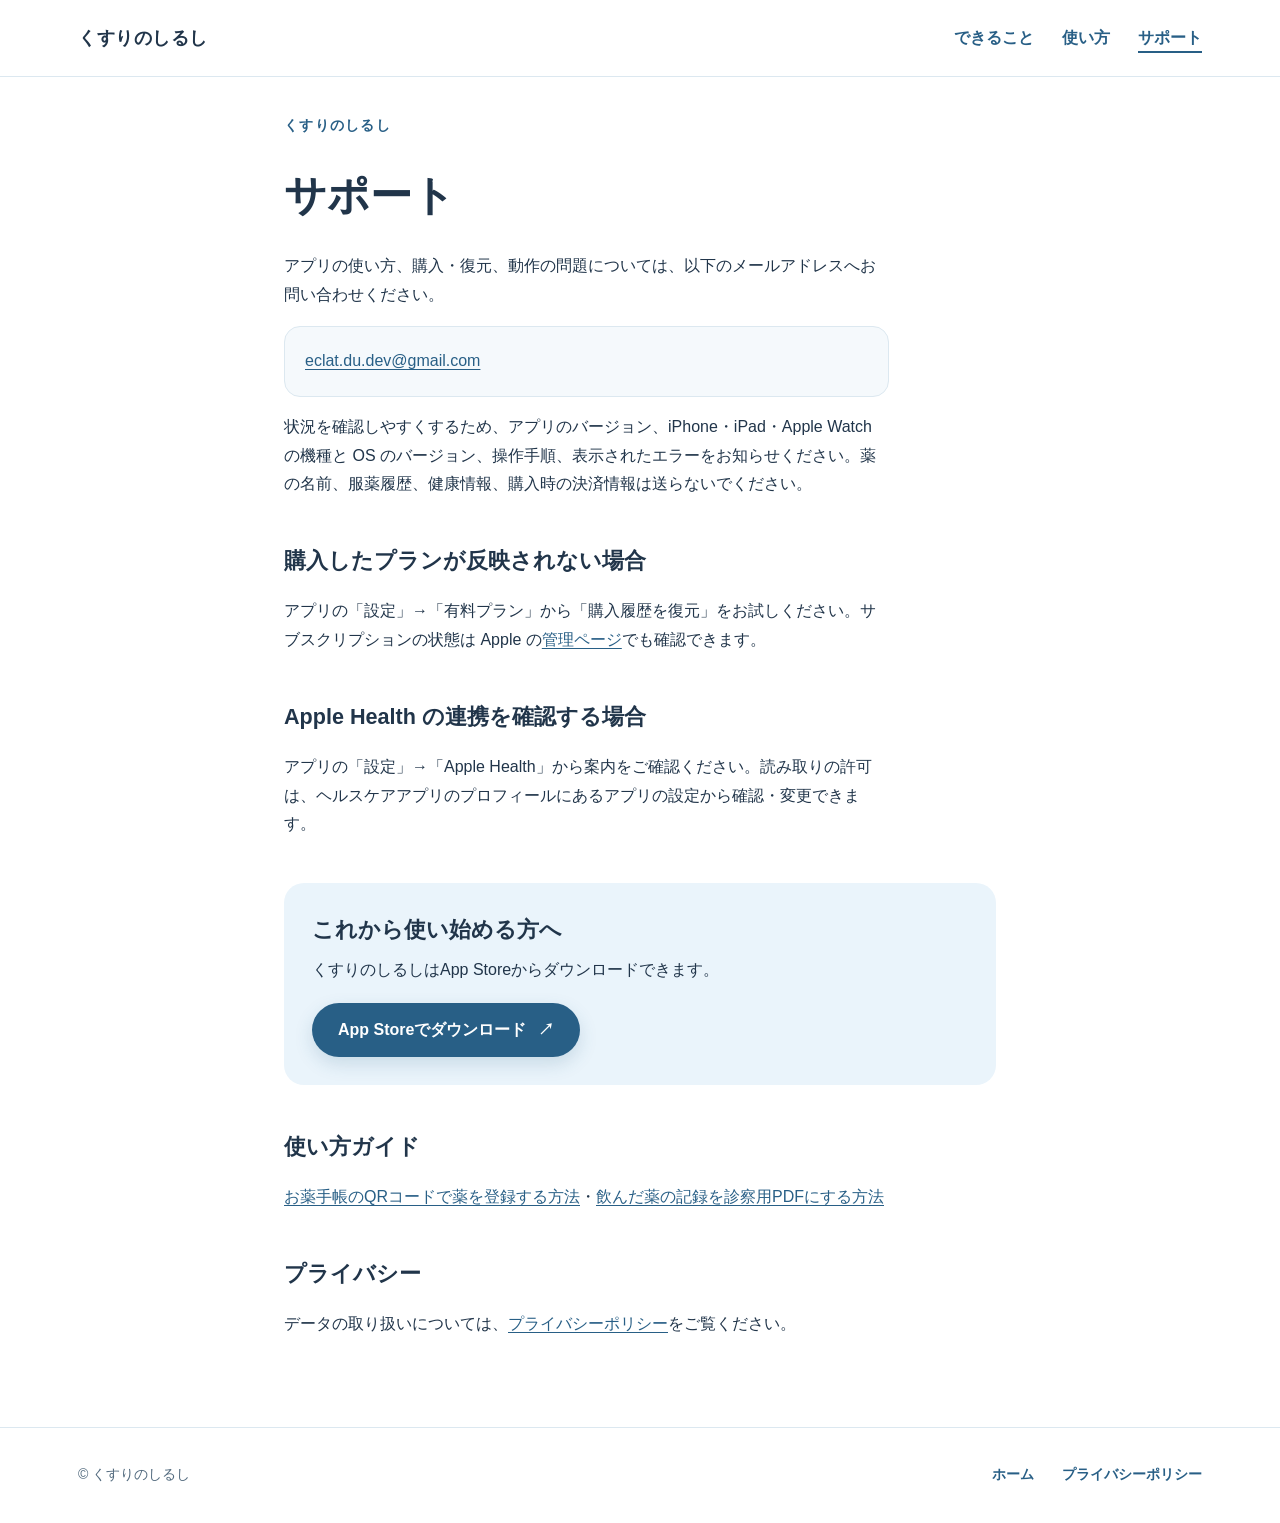
<file: support.html>
<!doctype html>
<html lang="ja">
<head>
  <meta charset="utf-8">
  <meta name="viewport" content="width=device-width, initial-scale=1">
  <meta name="robots" content="index,follow">
  <title>サポート | くすりのしるし</title>
  <link rel="stylesheet" href="style.css">
</head>
<body>
  <a class="skip-link" href="#content">本文へ移動</a>
  <header class="site-header"><div class="header-inner"><a class="brand" href="index.html">くすりのしるし</a><nav aria-label="サイト内ナビゲーション"><a href="index.html#features">できること</a><a href="index.html#guides">使い方</a><a href="support.html" aria-current="page">サポート</a></nav></div></header>
  <main id="content">
    <p class="eyebrow">くすりのしるし</p>
    <h1>サポート</h1>
    <p>アプリの使い方、購入・復元、動作の問題については、以下のメールアドレスへお問い合わせください。</p>
    <p class="card"><a href="mailto:eclat.du.dev@gmail.com">eclat.du.dev@gmail.com</a></p>
    <p>状況を確認しやすくするため、アプリのバージョン、iPhone・iPad・Apple Watch の機種と OS のバージョン、操作手順、表示されたエラーをお知らせください。薬の名前、服薬履歴、健康情報、購入時の決済情報は送らないでください。</p>
    <h2>購入したプランが反映されない場合</h2>
    <p>アプリの「設定」→「有料プラン」から「購入履歴を復元」をお試しください。サブスクリプションの状態は Apple の<a href="https://apps.apple.com/account/subscriptions">管理ページ</a>でも確認できます。</p>
    <h2>Apple Health の連携を確認する場合</h2>
    <p>アプリの「設定」→「Apple Health」から案内をご確認ください。読み取りの許可は、ヘルスケアアプリのプロフィールにあるアプリの設定から確認・変更できます。</p>
    <section class="download-panel"><h2>これから使い始める方へ</h2><p>くすりのしるしはApp Storeからダウンロードできます。</p><a class="button" href="https://apps.apple.com/jp/app/id6816327784?pt=123104295&amp;ct=official-website&amp;mt=8">App Storeでダウンロード <span aria-hidden="true">↗</span></a></section>
    <h2>使い方ガイド</h2>
    <p><a href="qr-medication-registration.html">お薬手帳のQRコードで薬を登録する方法</a>・<a href="medication-record-pdf.html">飲んだ薬の記録を診察用PDFにする方法</a></p>
    <h2>プライバシー</h2>
    <p>データの取り扱いについては、<a href="privacy.html">プライバシーポリシー</a>をご覧ください。</p>
  </main>
  <footer class="site-footer"><div class="footer-inner"><span>© くすりのしるし</span><nav aria-label="フッターナビゲーション"><a href="index.html">ホーム</a><a href="privacy.html">プライバシーポリシー</a></nav></div></footer>
</body>
</html>
</file>
<file: style.css>
:root{color-scheme:light;--ink:#21354a;--muted:#526a7e;--blue:#3d759c;--blue-dark:#285f86;--line:#dce8f0;--surface:#f5f9fc;--pale:#eaf4fb;font-family:-apple-system,BlinkMacSystemFont,"Hiragino Kaku Gothic ProN","Yu Gothic",sans-serif;line-height:1.8}
*{box-sizing:border-box}
html{scroll-behavior:smooth}
body{margin:0;background:#fff;color:var(--ink)}
img{max-width:100%;height:auto;display:block}
a{color:var(--blue-dark);text-underline-offset:.2em}
a:hover{text-decoration-thickness:2px}
a:focus-visible{outline:3px solid #f0ac55;outline-offset:4px;border-radius:4px}
.skip-link{position:absolute;left:1rem;top:-4rem;padding:.5rem 1rem;background:#fff;z-index:20}
.skip-link:focus{top:.75rem}
.site-header{border-bottom:1px solid var(--line);background:#fff}
.header-inner,.footer-inner{max-width:1180px;margin:auto;padding:0 28px;display:flex;align-items:center;justify-content:space-between;gap:24px}
.header-inner{min-height:76px}
.brand{color:var(--ink);font-size:1.15rem;font-weight:800;letter-spacing:.03em;text-decoration:none;white-space:nowrap}
.site-header nav,.site-footer nav{display:flex;flex-wrap:wrap;gap:12px 28px}
.site-header nav a,.site-footer nav a{text-decoration:none;font-weight:600}
.site-header nav a[aria-current]{color:var(--blue-dark);text-decoration:underline;text-decoration-thickness:2px;text-underline-offset:8px}
.wide-main{max-width:1180px;margin:auto;padding:0 28px 88px}
.hero{min-height:600px;display:grid;grid-template-columns:1.2fr .8fr;gap:72px;align-items:center;padding:64px 0 72px}
.hero-copy{padding:28px 0}
.eyebrow{color:var(--blue-dark);font-size:.88rem;font-weight:800;letter-spacing:.09em;margin:0 0 14px}
.hero h1{font-size:clamp(2.5rem,4.1vw,3.6rem);line-height:1.34;letter-spacing:-.05em;margin:0 0 28px}
.lead{font-size:clamp(1.06rem,1.6vw,1.22rem);line-height:1.95;color:#3d5264;margin:0 0 34px}
.button{display:inline-flex;align-items:center;justify-content:center;gap:12px;min-height:54px;padding:12px 26px;border-radius:999px;background:var(--blue-dark);color:#fff;text-decoration:none;font-weight:800;line-height:1.4;box-shadow:0 7px 18px #2861852c}
.button:hover{background:#194d72}
.button:focus-visible{outline-color:#f0ac55}
.fine-print{font-size:.86rem;color:var(--muted);margin:15px 0 0}
.hero-visual{position:relative;min-height:490px;display:flex;align-items:center;justify-content:center;border-radius:40px;background:linear-gradient(145deg,#e8f4fb,#f6fafc);overflow:hidden;padding:28px 30px 0}
.hero-visual img{width:min(258px,75%);height:440px;object-fit:cover;object-position:top;border-radius:28px 28px 0 0;box-shadow:0 4px 25px #1d4a6a2b}
.visual-caption{position:absolute;right:18px;bottom:16px;color:#34556d;background:#fffffff0;border-radius:99px;font-size:.72rem;padding:3px 11px}
.section-block{padding:72px 0;border-top:1px solid var(--line)}
.section-block h2{font-size:clamp(1.8rem,3.3vw,2.5rem);line-height:1.45;margin:0 0 32px}
.feature-grid{display:grid;grid-template-columns:repeat(3,1fr);gap:18px}
.feature-card{padding:30px 28px;border-radius:22px;background:var(--surface);border:1px solid #e6eff5}
.feature-card h3{font-size:1.35rem;margin:0 0 8px}
.feature-card p,.guide-card p{color:var(--muted);margin:0}
.guide-grid{display:grid;grid-template-columns:repeat(2,1fr);gap:20px}
.guide-card{display:block;padding:32px;border:1px solid var(--line);border-radius:22px;color:inherit;text-decoration:none;box-shadow:0 8px 28px #234c6910;transition:transform .2s,box-shadow .2s}
.guide-card:hover{transform:translateY(-3px);box-shadow:0 14px 36px #234c691d}
.guide-type{color:var(--blue-dark);font-size:.88rem;font-weight:800}
.guide-card h3{font-size:1.45rem;line-height:1.5;margin:10px 0}
.text-link{display:inline-block;color:var(--blue-dark);font-weight:800;margin-top:25px}
.closing-cta{display:flex;align-items:center;justify-content:space-between;gap:25px;padding:42px 48px;border-radius:26px;background:#285f86;color:#fff}
.closing-cta h2{margin:0;font-size:1.7rem}
.button-light{background:#fff;color:#285f86;box-shadow:none;white-space:nowrap}
.button-light:hover{background:#edf7fc}
.site-footer{border-top:1px solid var(--line);color:var(--muted);font-size:.88rem}
.footer-inner{min-height:95px}
.article-main{max-width:980px;margin:auto;padding:24px 28px 90px}
.breadcrumb{display:flex;gap:11px;align-items:center;color:var(--muted);font-size:.86rem}
.article-header{padding:54px 0 46px;max-width:790px}
.article-header h1{font-size:clamp(2.15rem,4.5vw,3.5rem);line-height:1.42;letter-spacing:-.035em;margin:0 0 23px}
.article-header .lead{margin:0}
.article-note,.article-help{background:var(--pale);border-radius:20px;padding:26px 32px;margin:0 0 32px}
.article-note p,.article-help p{margin:7px 0 0}
.step{display:grid;grid-template-columns:minmax(0,1fr) minmax(210px,300px);gap:56px;align-items:start;padding:65px 8px;border-bottom:1px solid var(--line)}
.step.text-only{grid-template-columns:1fr}
.step-copy{max-width:560px}
.step-label{display:inline-block;font-size:.84rem;letter-spacing:.09em;font-weight:800;color:var(--blue-dark);border:1px solid #b7d7e9;background:#f0f8fc;border-radius:99px;padding:4px 14px}
.step h2{font-size:clamp(1.55rem,2.8vw,2rem);line-height:1.5;margin:17px 0 16px}
.step p{color:#3d5264;margin:0 0 15px}
.phone-shot,.report-shot{margin:0;text-align:center}
.phone-shot img{width:240px;max-height:522px;object-fit:cover;object-position:top;margin:auto;border:1px solid var(--line);border-radius:24px;box-shadow:0 12px 32px #244b671c}
.report-shot img{width:min(100%,370px);margin:auto;border:1px solid var(--line);box-shadow:0 8px 28px #244b671c}
.phone-shot figcaption,.report-shot figcaption{font-size:.8rem;line-height:1.6;color:var(--muted);margin:14px auto 0;max-width:290px}
.article-help{margin:48px 0}
.article-help h2{margin:0;font-size:1.3rem}
.article-end{padding:5px 0 0}
.article-end p{margin:20px 0 0}
.site-header+main:not(.wide-main):not(.article-main){max-width:760px;margin:auto;padding:36px 24px 72px}
.site-header+main:not(.wide-main):not(.article-main) h1{font-size:clamp(2rem,4vw,2.65rem);line-height:1.35}
.site-header+main:not(.wide-main):not(.article-main) h2{font-size:1.35rem;margin:2em 0 .45em}
.site-header+main:not(.wide-main):not(.article-main) p{max-width:68ch}
.card{background:var(--surface);border:1px solid var(--line);border-radius:16px;padding:20px}
.download-panel{margin:44px 0 0;padding:28px;border-radius:20px;background:var(--pale)}
.download-panel h2{margin:0 0 6px!important}
.download-panel p{margin:0 0 18px}
.download-panel .button{color:#fff}
@media(max-width:760px){.header-inner,.footer-inner{padding:16px 20px;align-items:flex-start;flex-direction:column;gap:10px}
.header-inner{min-height:0}
.site-header nav{gap:8px 20px;font-size:.9rem}
.wide-main{padding:0 20px 60px}
.hero{grid-template-columns:1fr;gap:22px;min-height:0;padding:36px 0 62px}
.hero-copy{padding:0}
.hero h1{font-size:clamp(2.35rem,9vw,3.3rem);margin-bottom:20px}
.hero .lead{margin-bottom:26px}
.hero-visual{min-height:290px;max-height:370px;border-radius:26px}
.hero-visual img{width:185px;height:340px}
.section-block{padding:54px 0}
.feature-grid,.guide-grid{grid-template-columns:1fr}
.feature-card,.guide-card{padding:25px}
.closing-cta{align-items:flex-start;flex-direction:column;padding:30px 26px}
.button-light{white-space:normal}
.article-main{padding:18px 20px 65px}
.article-header{padding:35px 0}
.article-note,.article-help{padding:23px}
.step{grid-template-columns:1fr;gap:22px;padding:46px 0}
.phone-shot img{width:205px;max-height:446px}
.step h2{margin:15px 0}
.footer-inner{padding:24px 20px}
}
@media(prefers-reduced-motion:reduce){html{scroll-behavior:auto}
.guide-card{transition:none}
}
</file>
